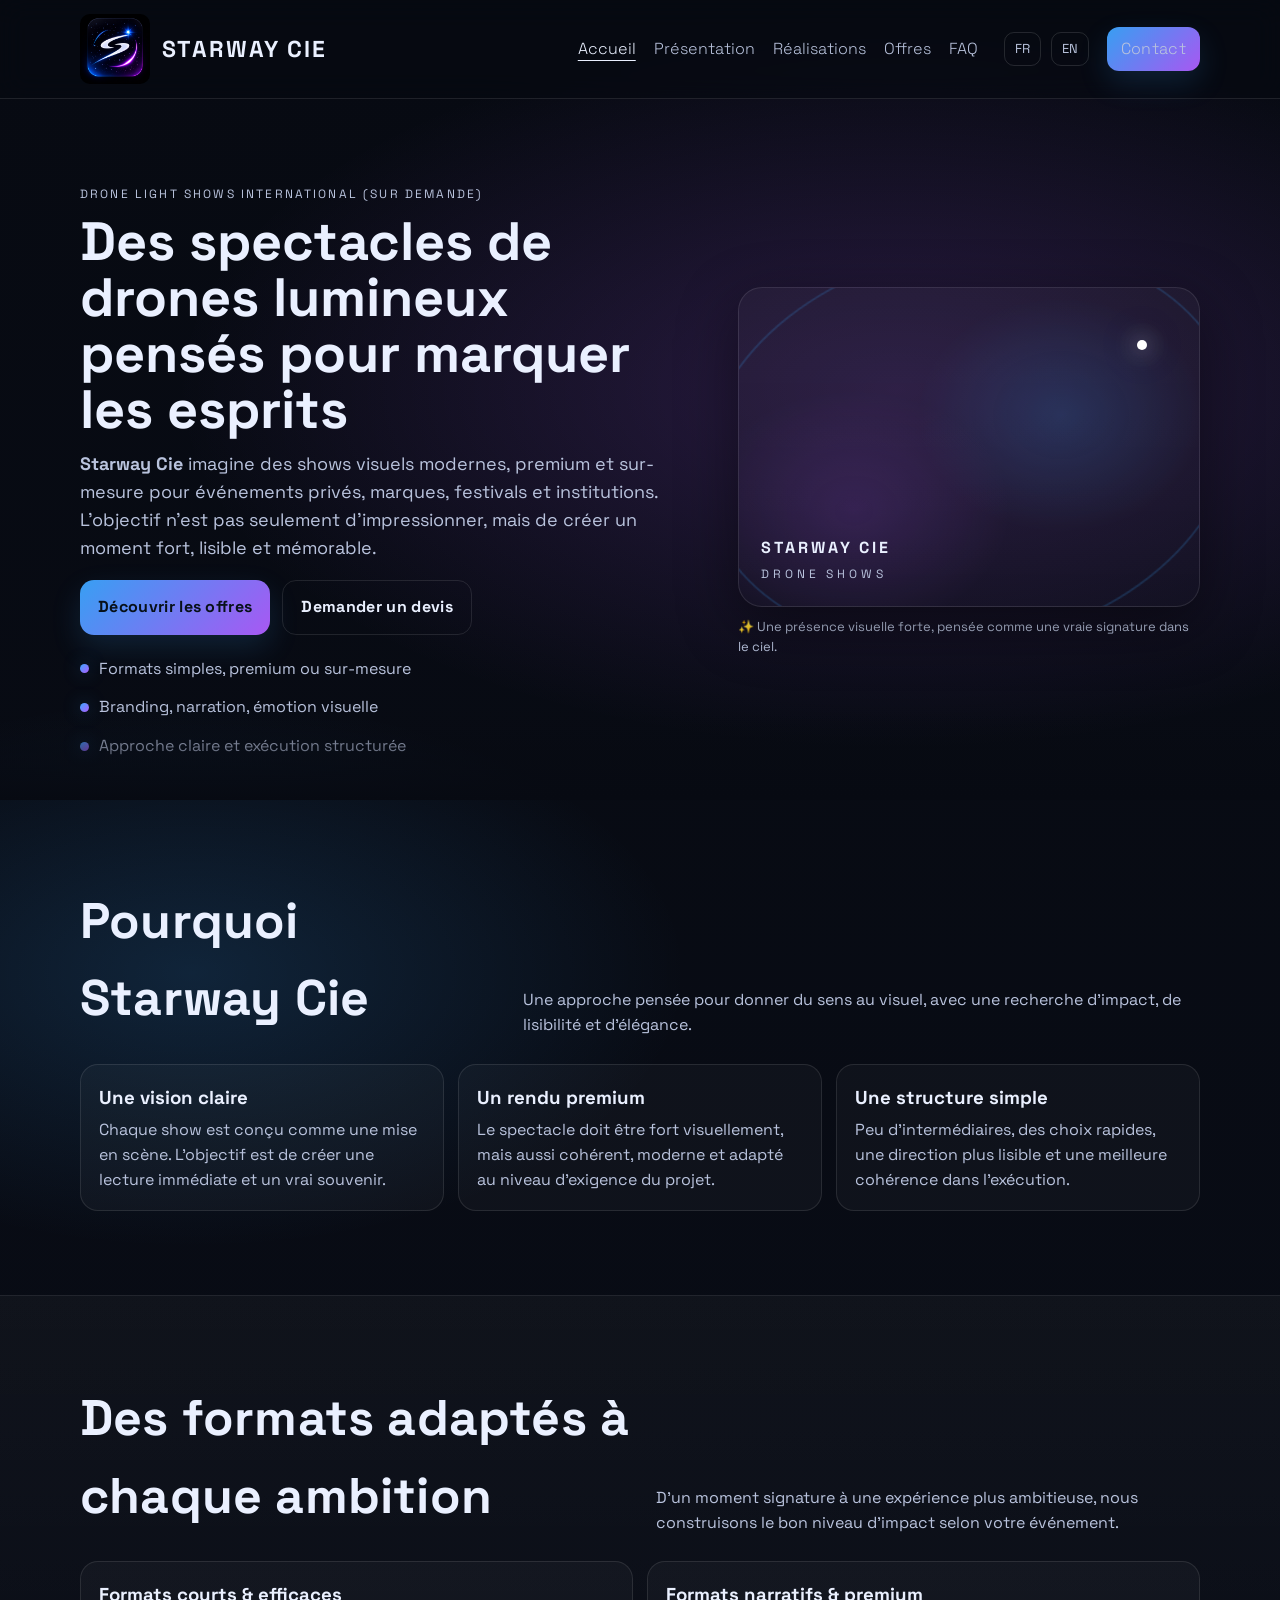
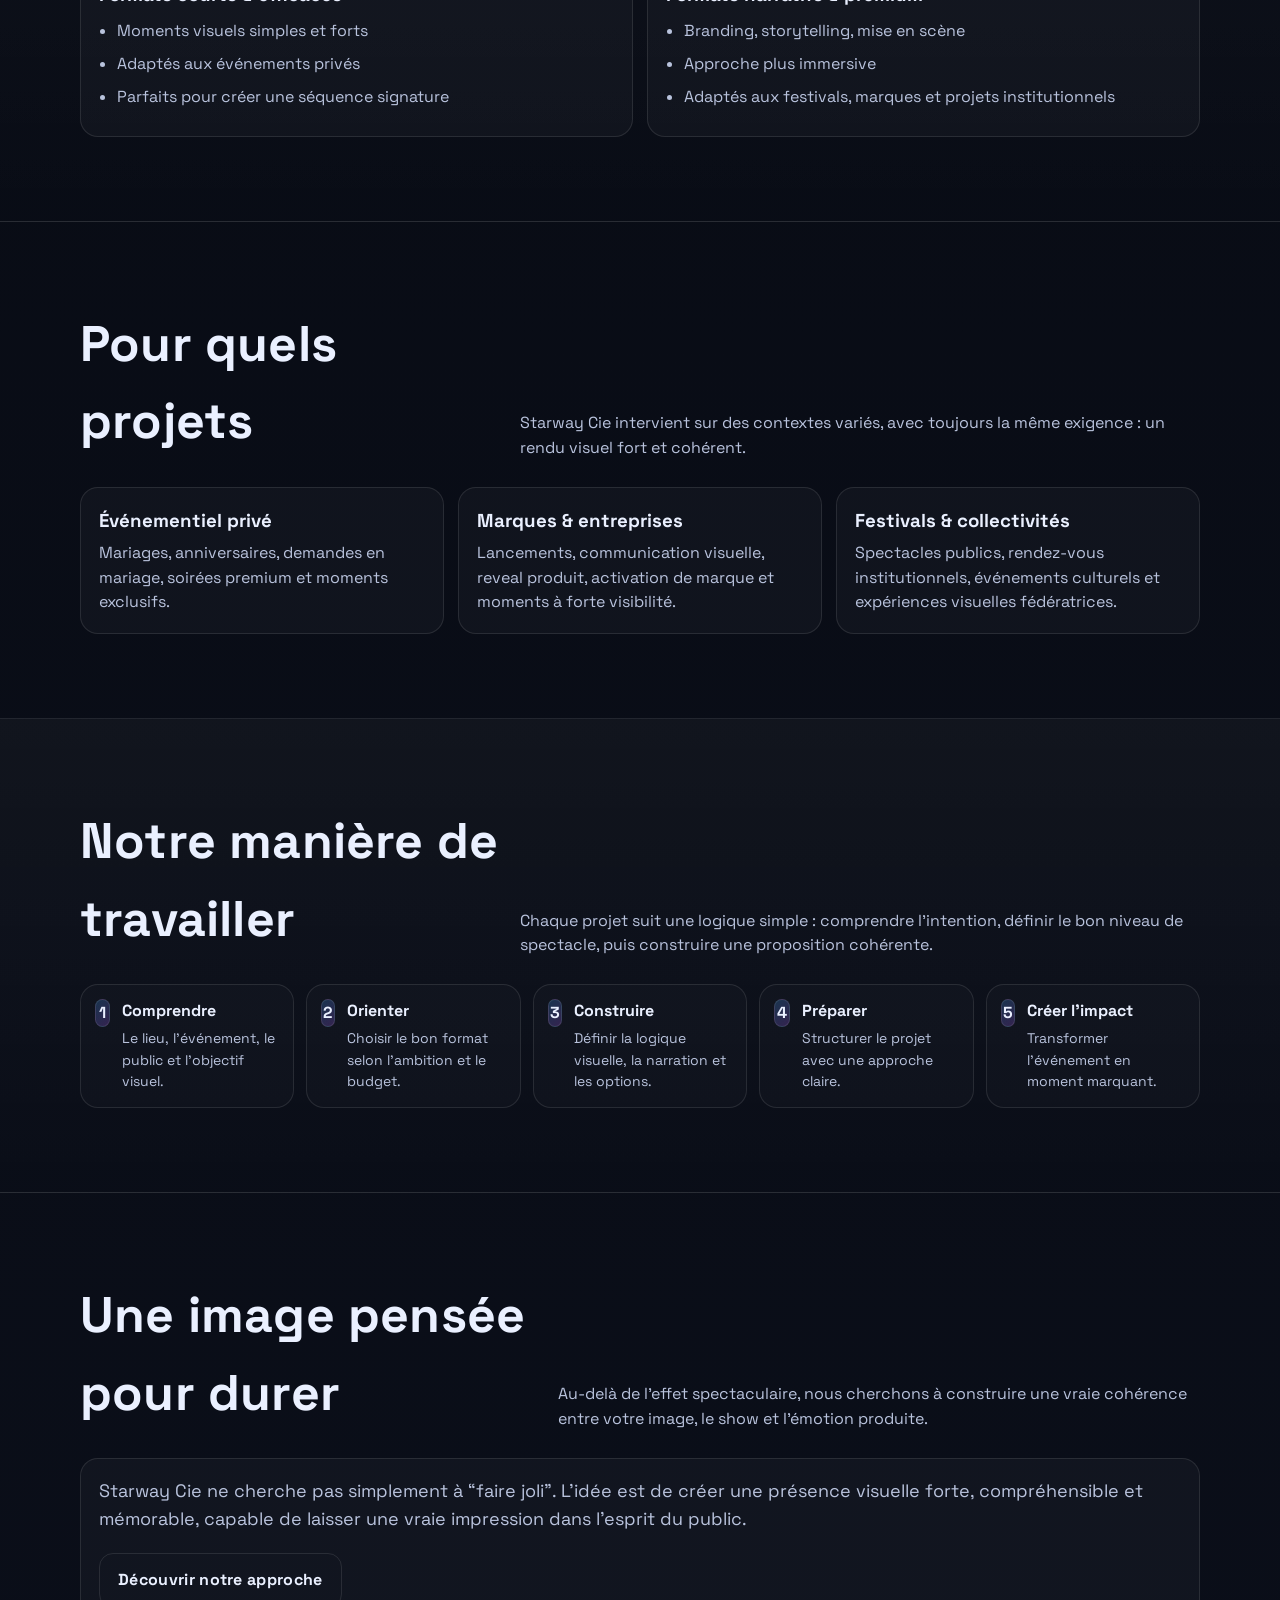
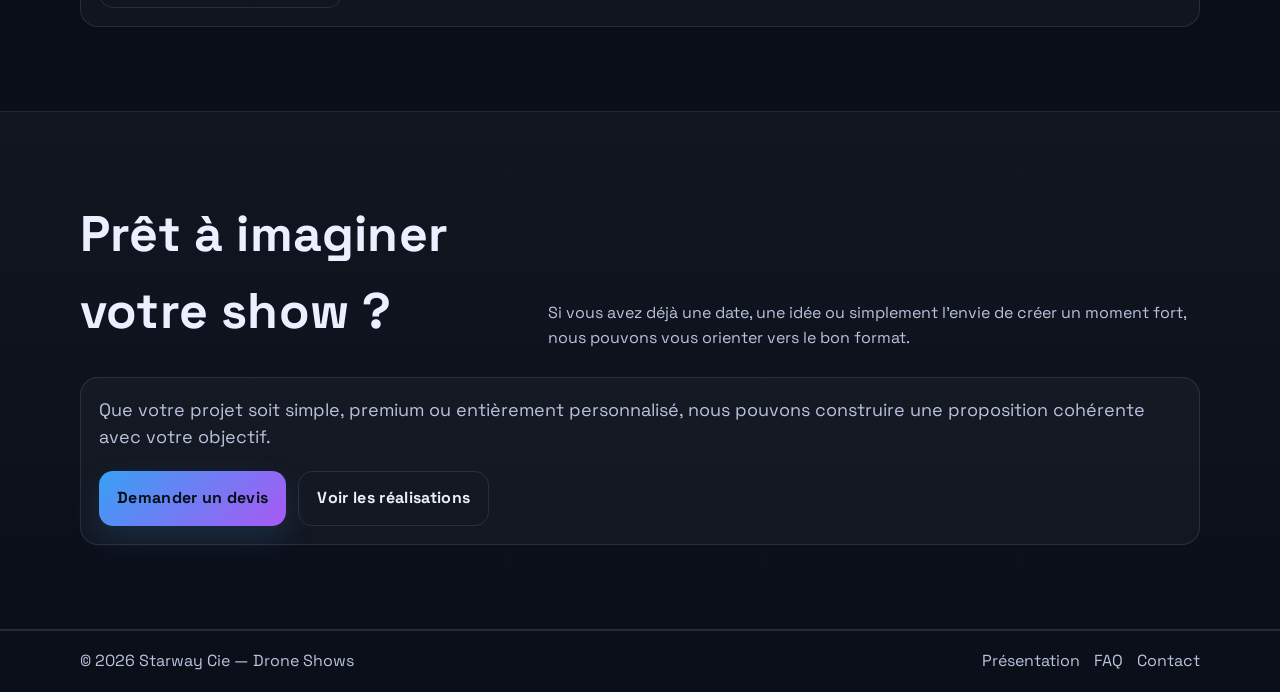
<file: index.html>
<!doctype html>
<html lang="fr">
<head>
  <meta charset="utf-8" />
  <meta name="viewport" content="width=device-width,initial-scale=1" />
  <title>Starway Cie — Drone Shows</title>
  <meta name="description" content="Starway Cie crée des spectacles de drones lumineux premium pour événements privés, marques, festivals et institutions." />
  <meta name="theme-color" content="#0b0f1a" />

  <link rel="preconnect" href="https://fonts.googleapis.com">
  <link rel="preconnect" href="https://fonts.gstatic.com" crossorigin>
  <link href="https://fonts.googleapis.com/css2?family=Space+Grotesk:wght@400;500;600;700&display=swap" rel="stylesheet">
  <link rel="stylesheet" href="styles.css" />
</head>
<body>

<header class="header">
  <div class="container nav">
    <a class="brand" href="index.html" aria-label="Starway Cie">
      <img src="assets/logo-starway.png" alt="Logo Starway Cie" class="siteLogo">
      <span class="brandName">STARWAY CIE</span>
    </a>

    <button class="burger" id="burger" aria-label="Ouvrir le menu" aria-expanded="false">
      <span></span><span></span><span></span>
    </button>

    <nav class="menu" id="menu">
      <a class="active" href="index.html">Accueil</a>
      <a href="presentation.html">Présentation</a>
      <a href="realisations.html">Réalisations</a>
      <a href="offres.html">Offres</a>
      <a href="faq.html">FAQ</a>

      <div class="langSwitch">
        <span>FR</span>
        <span>EN</span>
      </div>

      <a href="contact.html" class="btn btn-sm">Contact</a>
    </nav>
  </div>
</header>

<main>

<section class="hero">
  <div class="container heroGrid">
    <div class="heroLeft">
      <p class="kicker">Drone Light Shows international (sur demande)</p>

      <h1>
        Des spectacles de drones lumineux<br>
        pensés pour marquer les esprits
      </h1>

      <p class="lead">
        <strong>Starway Cie</strong> imagine des shows visuels modernes, premium et sur-mesure
        pour événements privés, marques, festivals et institutions.
        L’objectif n’est pas seulement d’impressionner, mais de créer
        un moment fort, lisible et mémorable.
      </p>

      <div class="ctaRow">
        <a class="btn" href="offres.html">Découvrir les offres</a>
        <a class="btn btn-ghost" href="contact.html">Demander un devis</a>
      </div>

      <div class="trust">
        <div class="trustItem"><span class="dot"></span> Formats simples, premium ou sur-mesure</div>
        <div class="trustItem"><span class="dot"></span> Branding, narration, émotion visuelle</div>
        <div class="trustItem"><span class="dot"></span> Approche claire et exécution structurée</div>
      </div>
    </div>

    <div class="heroRight" aria-hidden="true">
      <div class="glowCard">
        <div class="orbit"></div>
        <div class="star"></div>
        <div class="copy">
          <div class="miniTitle">STARWAY CIE</div>
          <div class="miniSub">DRONE SHOWS</div>
        </div>
      </div>
      <p class="hint">✨ Une présence visuelle forte, pensée comme une vraie signature dans le ciel.</p>
    </div>
  </div>

  <div class="heroFade"></div>
</section>

<section class="section">
  <div class="container">
    <div class="sectionHead">
      <h2>Pourquoi Starway Cie</h2>
      <p>
        Une approche pensée pour donner du sens au visuel,
        avec une recherche d’impact, de lisibilité et d’élégance.
      </p>
    </div>

    <div class="cards">
      <article class="card">
        <h3>Une vision claire</h3>
        <p>
          Chaque show est conçu comme une mise en scène.
          L’objectif est de créer une lecture immédiate et un vrai souvenir.
        </p>
      </article>

      <article class="card">
        <h3>Un rendu premium</h3>
        <p>
          Le spectacle doit être fort visuellement, mais aussi cohérent,
          moderne et adapté au niveau d’exigence du projet.
        </p>
      </article>

      <article class="card">
        <h3>Une structure simple</h3>
        <p>
          Peu d’intermédiaires, des choix rapides, une direction plus lisible
          et une meilleure cohérence dans l’exécution.
        </p>
      </article>
    </div>
  </div>
</section>

<section class="section sectionAlt">
  <div class="container">
    <div class="sectionHead">
      <h2>Des formats adaptés à chaque ambition</h2>
      <p>
        D’un moment signature à une expérience plus ambitieuse,
        nous construisons le bon niveau d’impact selon votre événement.
      </p>
    </div>

    <div class="grid2">
      <div class="panel">
        <h3>Formats courts & efficaces</h3>
        <ul class="bullets">
          <li>Moments visuels simples et forts</li>
          <li>Adaptés aux événements privés</li>
          <li>Parfaits pour créer une séquence signature</li>
        </ul>
      </div>

      <div class="panel">
        <h3>Formats narratifs & premium</h3>
        <ul class="bullets">
          <li>Branding, storytelling, mise en scène</li>
          <li>Approche plus immersive</li>
          <li>Adaptés aux festivals, marques et projets institutionnels</li>
        </ul>
      </div>
    </div>
  </div>
</section>

<section class="section">
  <div class="container">
    <div class="sectionHead">
      <h2>Pour quels projets</h2>
      <p>
        Starway Cie intervient sur des contextes variés,
        avec toujours la même exigence : un rendu visuel fort et cohérent.
      </p>
    </div>

    <div class="cards">
      <article class="card">
        <h3>Événementiel privé</h3>
        <p>
          Mariages, anniversaires, demandes en mariage, soirées premium
          et moments exclusifs.
        </p>
      </article>

      <article class="card">
        <h3>Marques & entreprises</h3>
        <p>
          Lancements, communication visuelle, reveal produit,
          activation de marque et moments à forte visibilité.
        </p>
      </article>

      <article class="card">
        <h3>Festivals & collectivités</h3>
        <p>
          Spectacles publics, rendez-vous institutionnels,
          événements culturels et expériences visuelles fédératrices.
        </p>
      </article>
    </div>
  </div>
</section>

<section class="section sectionAlt">
  <div class="container">
    <div class="sectionHead">
      <h2>Notre manière de travailler</h2>
      <p>
        Chaque projet suit une logique simple :
        comprendre l’intention, définir le bon niveau de spectacle,
        puis construire une proposition cohérente.
      </p>
    </div>

    <div class="steps">
      <div class="step">
        <span>1</span>
        <div>
          <h3>Comprendre</h3>
          <p>Le lieu, l’événement, le public et l’objectif visuel.</p>
        </div>
      </div>

      <div class="step">
        <span>2</span>
        <div>
          <h3>Orienter</h3>
          <p>Choisir le bon format selon l’ambition et le budget.</p>
        </div>
      </div>

      <div class="step">
        <span>3</span>
        <div>
          <h3>Construire</h3>
          <p>Définir la logique visuelle, la narration et les options.</p>
        </div>
      </div>

      <div class="step">
        <span>4</span>
        <div>
          <h3>Préparer</h3>
          <p>Structurer le projet avec une approche claire.</p>
        </div>
      </div>

      <div class="step">
        <span>5</span>
        <div>
          <h3>Créer l’impact</h3>
          <p>Transformer l’événement en moment marquant.</p>
        </div>
      </div>
    </div>
  </div>
</section>

<section class="section">
  <div class="container">
    <div class="sectionHead">
      <h2>Une image pensée pour durer</h2>
      <p>
        Au-delà de l’effet spectaculaire, nous cherchons à construire
        une vraie cohérence entre votre image, le show et l’émotion produite.
      </p>
    </div>

    <div class="panel">
      <p style="font-size:18px; color:var(--muted); margin:0 0 20px;">
        Starway Cie ne cherche pas simplement à “faire joli”.
        L’idée est de créer une présence visuelle forte, compréhensible et mémorable,
        capable de laisser une vraie impression dans l’esprit du public.
      </p>

      <a href="presentation.html" class="btn btn-ghost">Découvrir notre approche</a>
    </div>
  </div>
</section>

<section class="section sectionAlt">
  <div class="container">
    <div class="sectionHead">
      <h2>Prêt à imaginer votre show ?</h2>
      <p>
        Si vous avez déjà une date, une idée ou simplement l’envie
        de créer un moment fort, nous pouvons vous orienter vers le bon format.
      </p>
    </div>

    <div class="panel">
      <p style="font-size:18px; color:var(--muted); margin:0 0 20px;">
        Que votre projet soit simple, premium ou entièrement personnalisé,
        nous pouvons construire une proposition cohérente avec votre objectif.
      </p>

      <div class="ctaRow">
        <a href="contact.html" class="btn">Demander un devis</a>
        <a href="realisations.html" class="btn btn-ghost">Voir les réalisations</a>
      </div>
    </div>
  </div>
</section>

</main>

<footer class="footer">
  <div class="container footerRow">
    <div>© <span id="year"></span> Starway Cie — Drone Shows</div>
    <div class="footerLinks">
      <a href="presentation.html">Présentation</a>
      <a href="faq.html">FAQ</a>
      <a href="contact.html">Contact</a>
    </div>
  </div>
</footer>

<script src="script.js"></script>
</body>
</html>
</file>
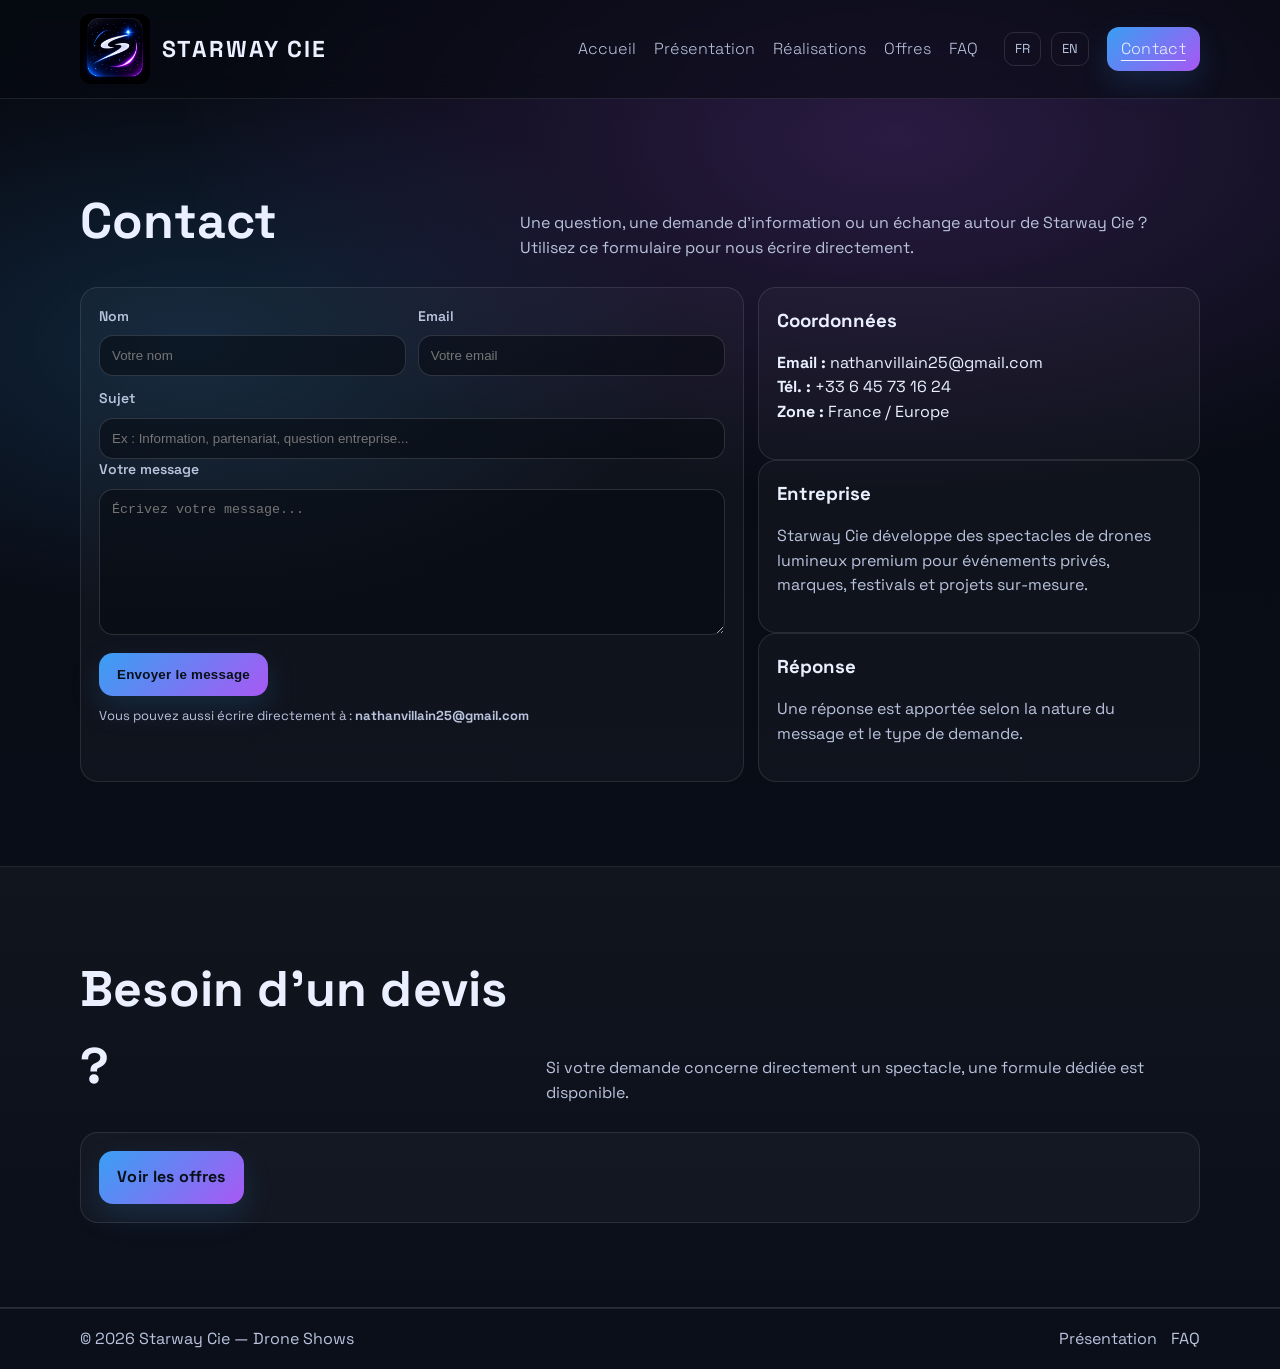
<file: contact.html>
<!doctype html>
<html lang="fr">
<head>
  <meta charset="utf-8" />
  <meta name="viewport" content="width=device-width,initial-scale=1" />
  <title>Contact — Starway Cie</title>
  <meta name="description" content="Contacter Starway Cie pour toute question générale, information entreprise ou échange autour de votre projet." />
  <meta name="theme-color" content="#0b0f1a" />

  <link rel="preconnect" href="https://fonts.googleapis.com">
  <link rel="preconnect" href="https://fonts.gstatic.com" crossorigin>
  <link href="https://fonts.googleapis.com/css2?family=Space+Grotesk:wght@400;500;600;700&display=swap" rel="stylesheet">

  <link rel="stylesheet" href="styles.css" />
</head>
<body>

<header class="header">
  <div class="container nav">
    <a class="brand" href="index.html">
      <img src="assets/logo-starway.png" class="siteLogo">
      <span class="brandName">STARWAY CIE</span>
    </a>

    <button class="burger" id="burger">
      <span></span><span></span><span></span>
    </button>

    <nav class="menu" id="menu">
      <a href="index.html">Accueil</a>
      <a href="presentation.html">Présentation</a>
      <a href="realisations.html">Réalisations</a>
      <a href="offres.html">Offres</a>
      <a href="faq.html">FAQ</a>

      <div class="langSwitch">
        <span>FR</span>
        <span>EN</span>
      </div>

      <a class="active btn btn-sm" href="contact.html">Contact</a>
    </nav>
  </div>
</header>

<main>

<section class="section">
  <div class="container">
    <div class="sectionHead">
      <h2>Contact</h2>
      <p>
        Une question, une demande d’information ou un échange autour de Starway Cie ?
        Utilisez ce formulaire pour nous écrire directement.
      </p>
    </div>

    <div class="contactGrid">

      <form class="form" id="quoteForm">

        <div class="row">
          <label>Nom
            <input name="name" required placeholder="Votre nom" />
          </label>

          <label>Email
            <input type="email" name="email" required placeholder="Votre email" />
          </label>
        </div>

        <label>Sujet
          <input name="location" placeholder="Ex : Information, partenariat, question entreprise..." />
        </label>

        <label>Votre message
          <textarea name="message" rows="8" required placeholder="Écrivez votre message..."></textarea>
        </label>

        <button class="btn" type="submit">Envoyer le message</button>

        <p class="micro">
          Vous pouvez aussi écrire directement à :
          <strong>nathanvillain25@gmail.com</strong>
        </p>

      </form>

      <aside class="contactAside">

        <div class="panel">
          <h3>Coordonnées</h3>
          <p>
            <strong>Email :</strong> nathanvillain25@gmail.com<br>
            <strong>Tél. :</strong> +33 6 45 73 16 24<br>
            <strong>Zone :</strong> France / Europe
          </p>
        </div>

        <div class="panel">
          <h3>Entreprise</h3>
          <p style="color:var(--muted);">
            Starway Cie développe des spectacles de drones lumineux
            premium pour événements privés, marques, festivals
            et projets sur-mesure.
          </p>
        </div>

        <div class="panel">
          <h3>Réponse</h3>
          <p style="color:var(--muted);">
            Une réponse est apportée selon la nature du message
            et le type de demande.
          </p>
        </div>

      </aside>

    </div>
  </div>
</section>

<section class="section sectionAlt">
  <div class="container">
    <div class="sectionHead">
      <h2>Besoin d’un devis ?</h2>
      <p>
        Si votre demande concerne directement un spectacle,
        une formule dédiée est disponible.
      </p>
    </div>

    <div class="panel">
      <a href="offres.html" class="btn">Voir les offres</a>
    </div>
  </div>
</section>

</main>

<footer class="footer">
  <div class="container footerRow">
    <div>© <span id="year"></span> Starway Cie — Drone Shows</div>
    <div class="footerLinks">
      <a href="presentation.html">Présentation</a>
      <a href="faq.html">FAQ</a>
    </div>
  </div>
</footer>

<script src="script.js"></script>
</body>
</html>
</file>
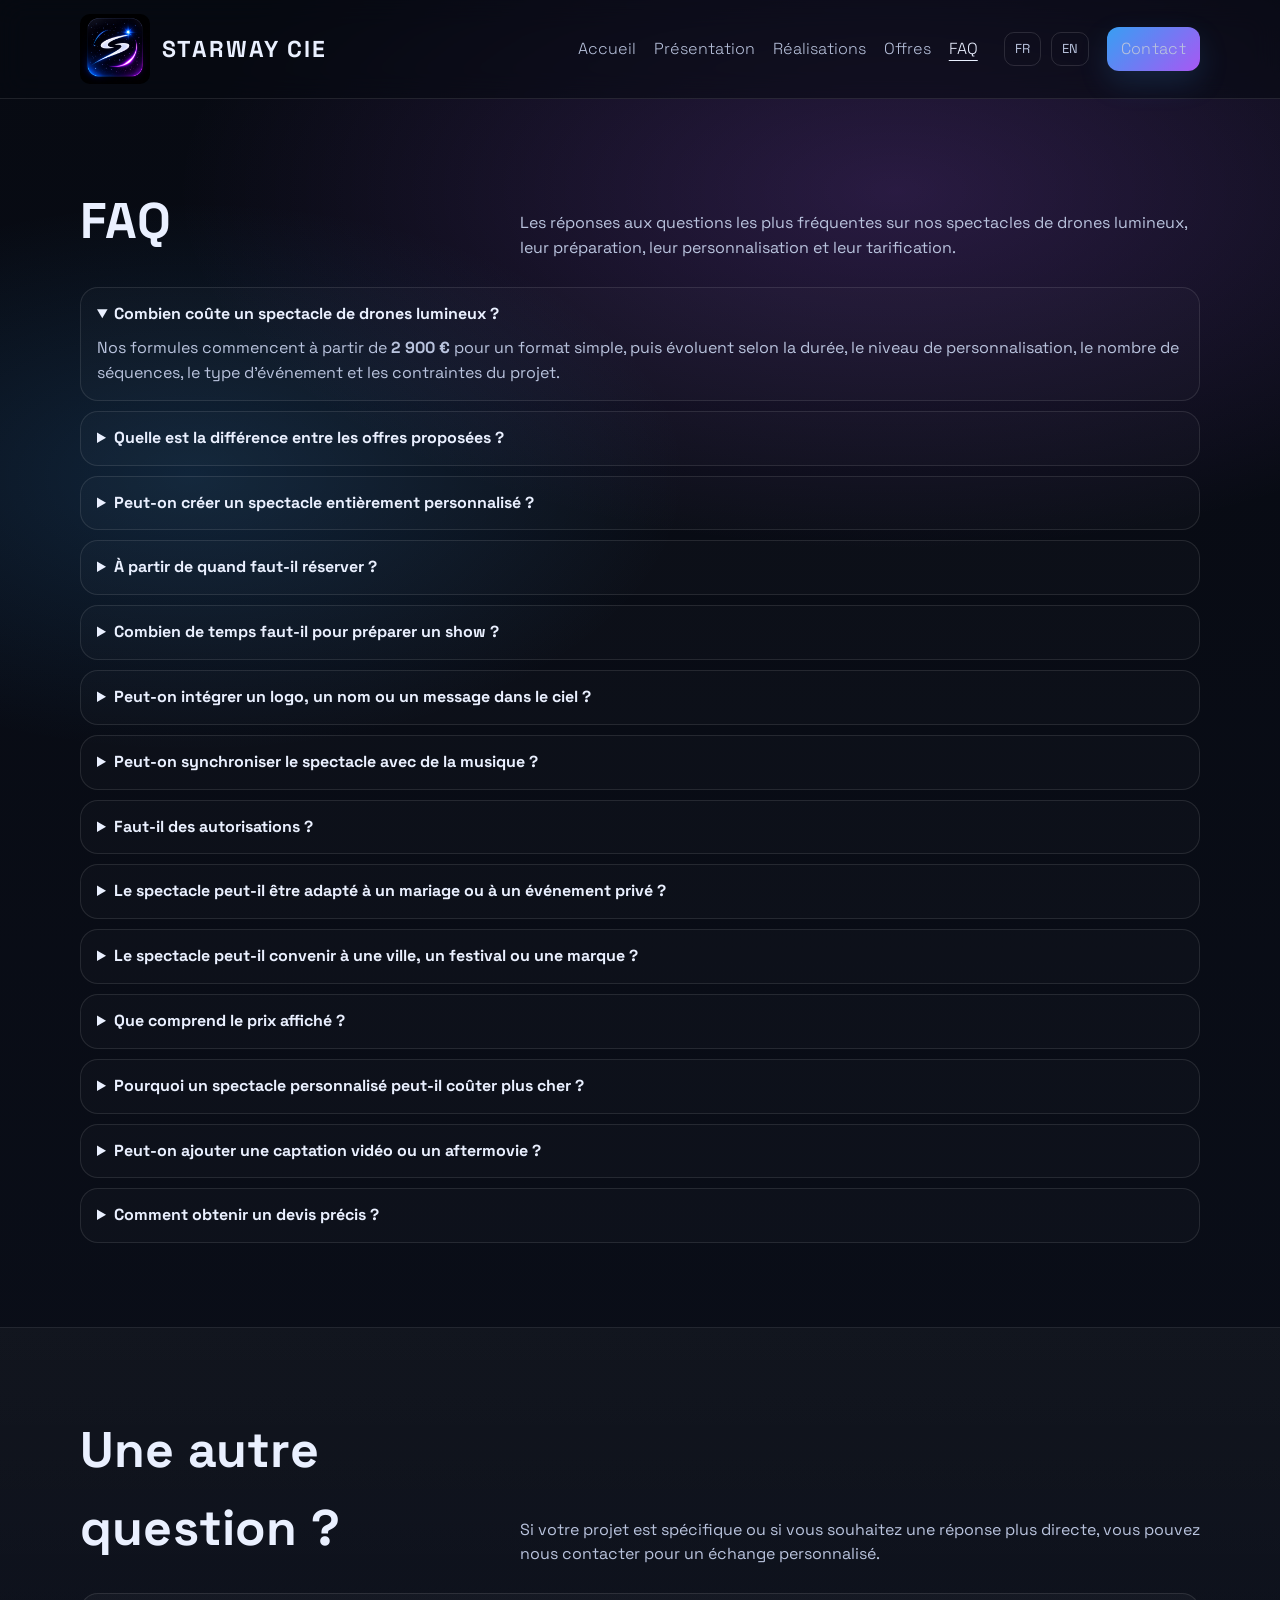
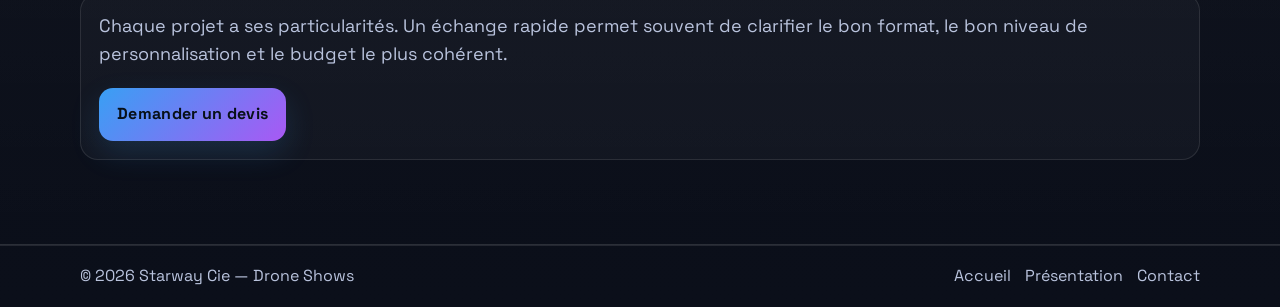
<file: FAQ.html>
<!doctype html>
<html lang="fr">
<head>
  <meta charset="utf-8">
  <meta name="viewport" content="width=device-width,initial-scale=1">
  <title>FAQ — Starway Cie</title>
  <meta name="description" content="Questions fréquentes sur les spectacles de drones lumineux Starway Cie : tarifs, délais, personnalisation, sécurité, organisation." />
  <meta name="theme-color" content="#0b0f1a" />
  <link rel="preconnect" href="https://fonts.googleapis.com">
  <link rel="preconnect" href="https://fonts.gstatic.com" crossorigin>
  <link href="https://fonts.googleapis.com/css2?family=Space+Grotesk:wght@400;500;600;700&display=swap" rel="stylesheet">
  <link rel="stylesheet" href="styles.css">
</head>
<body>

<header class="header">
  <div class="container nav">
    <a class="brand" href="index.html" aria-label="Starway Cie">
      <img src="assets/logo-starway.png" alt="Logo Starway Cie" class="siteLogo">
      <span class="brandName">STARWAY CIE</span>
    </a>

    <button class="burger" id="burger" aria-label="Ouvrir le menu" aria-expanded="false">
      <span></span><span></span><span></span>
    </button>

    <nav class="menu" id="menu">
      <a href="index.html">Accueil</a>
      <a href="presentation.html">Présentation</a>
      <a href="realisations.html">Réalisations</a>
      <a href="offres.html">Offres</a>
      <a class="active" href="faq.html">FAQ</a>

      <div class="langSwitch">
        <span>FR</span>
        <span>EN</span>
      </div>

      <a href="contact.html" class="btn btn-sm">Contact</a>
    </nav>
  </div>
</header>

<main>

<section class="section">
  <div class="container">
    <div class="sectionHead">
      <h2>FAQ</h2>
      <p>
        Les réponses aux questions les plus fréquentes sur nos spectacles de drones lumineux,
        leur préparation, leur personnalisation et leur tarification.
      </p>
    </div>

    <div class="faq">

      <details open>
        <summary>Combien coûte un spectacle de drones lumineux ?</summary>
        <p>
          Nos formules commencent à partir de <strong>2 900 €</strong> pour un format simple,
          puis évoluent selon la durée, le niveau de personnalisation, le nombre de séquences,
          le type d’événement et les contraintes du projet.
        </p>
      </details>

      <details>
        <summary>Quelle est la différence entre les offres proposées ?</summary>
        <p>
          <strong>Show Signature</strong> est le format le plus simple et le plus direct.
          <strong>Brand / Festival</strong> est l’offre la plus équilibrée entre impact visuel,
          narration et rentabilité. <strong>Grand Spectacle</strong> est la formule premium,
          pensée pour les projets plus ambitieux et plus immersifs.
        </p>
      </details>

      <details>
        <summary>Peut-on créer un spectacle entièrement personnalisé ?</summary>
        <p>
          Oui. Une offre personnalisée permet de composer un spectacle selon vos besoins :
          branding, durée, narration, musique, captation, effets visuels premium et niveau de complexité.
        </p>
      </details>

      <details>
        <summary>À partir de quand faut-il réserver ?</summary>
        <p>
          Plus le projet est ambitieux, plus il faut anticiper. Un format simple peut se préparer plus rapidement,
          alors qu’un spectacle sur-mesure ou premium demande davantage de temps de conception et d’organisation.
        </p>
      </details>

      <details>
        <summary>Combien de temps faut-il pour préparer un show ?</summary>
        <p>
          Cela dépend du format choisi. Une offre simple peut demander quelques jours de préparation,
          tandis qu’un spectacle plus élaboré peut nécessiter plusieurs semaines selon le niveau de détail attendu.
        </p>
      </details>

      <details>
        <summary>Peut-on intégrer un logo, un nom ou un message dans le ciel ?</summary>
        <p>
          Oui. Selon le format choisi, il est possible d’intégrer un logo, un mot, une signature visuelle
          ou une séquence dédiée à une marque, une ville, un événement ou une personne.
        </p>
      </details>

      <details>
        <summary>Peut-on synchroniser le spectacle avec de la musique ?</summary>
        <p>
          Oui. La synchronisation musicale peut être intégrée dans les formats intermédiaires,
          premium ou personnalisés, selon l’ambition du projet.
        </p>
      </details>

      <details>
        <summary>Faut-il des autorisations ?</summary>
        <p>
          Oui, selon le lieu, le contexte et la réglementation applicable. Les besoins varient selon le type d’espace,
          la nature de l’événement et les conditions locales.
        </p>
      </details>

      <details>
        <summary>Le spectacle peut-il être adapté à un mariage ou à un événement privé ?</summary>
        <p>
          Oui. Certains formats sont particulièrement adaptés aux mariages, anniversaires,
          demandes en mariage et événements privés premium.
        </p>
      </details>

      <details>
        <summary>Le spectacle peut-il convenir à une ville, un festival ou une marque ?</summary>
        <p>
          Oui. Les formats Brand / Festival, Grand Spectacle ou Personnalisé sont conçus précisément
          pour répondre à ce type de besoin, avec une forte dimension visuelle et événementielle.
        </p>
      </details>

      <details>
        <summary>Que comprend le prix affiché ?</summary>
        <p>
          Le prix indiqué correspond à une base estimative selon le format.
          Le tarif final dépend ensuite du niveau de personnalisation, du lieu,
          de la durée, du scénario souhaité et d’éventuelles contraintes spécifiques.
        </p>
      </details>

      <details>
        <summary>Pourquoi un spectacle personnalisé peut-il coûter plus cher ?</summary>
        <p>
          Parce qu’il implique un travail créatif, technique et organisationnel plus important :
          plus de conception, plus d’ajustements, plus de narration et parfois davantage d’options.
        </p>
      </details>

      <details>
        <summary>Peut-on ajouter une captation vidéo ou un aftermovie ?</summary>
        <p>
          Oui. Une captation ou un contenu vidéo complémentaire peut être prévu,
          notamment pour les offres premium ou personnalisées.
        </p>
      </details>

      <details>
        <summary>Comment obtenir un devis précis ?</summary>
        <p>
          Le plus simple est de passer par la page <strong>Devis</strong> en indiquant :
          la date, le lieu, le type d’événement, le format souhaité et vos idées principales.
        </p>
      </details>

    </div>
  </div>
</section>

<section class="section sectionAlt">
  <div class="container">
    <div class="sectionHead">
      <h2>Une autre question ?</h2>
      <p>
        Si votre projet est spécifique ou si vous souhaitez une réponse plus directe,
        vous pouvez nous contacter pour un échange personnalisé.
      </p>
    </div>

    <div class="panel">
      <p style="color:var(--muted); font-size:18px; margin:0 0 20px;">
        Chaque projet a ses particularités. Un échange rapide permet souvent de clarifier
        le bon format, le bon niveau de personnalisation et le budget le plus cohérent.
      </p>

      <a href="contact.html" class="btn">Demander un devis</a>
    </div>
  </div>
</section>

</main>

<footer class="footer">
  <div class="container footerRow">
    <div>© <span id="year"></span> Starway Cie — Drone Shows</div>
    <div class="footerLinks">
      <a href="index.html">Accueil</a>
      <a href="presentation.html">Présentation</a>
      <a href="contact.html">Contact</a>
    </div>
  </div>
</footer>

<script src="script.js"></script>
</body>
</html>
</file>
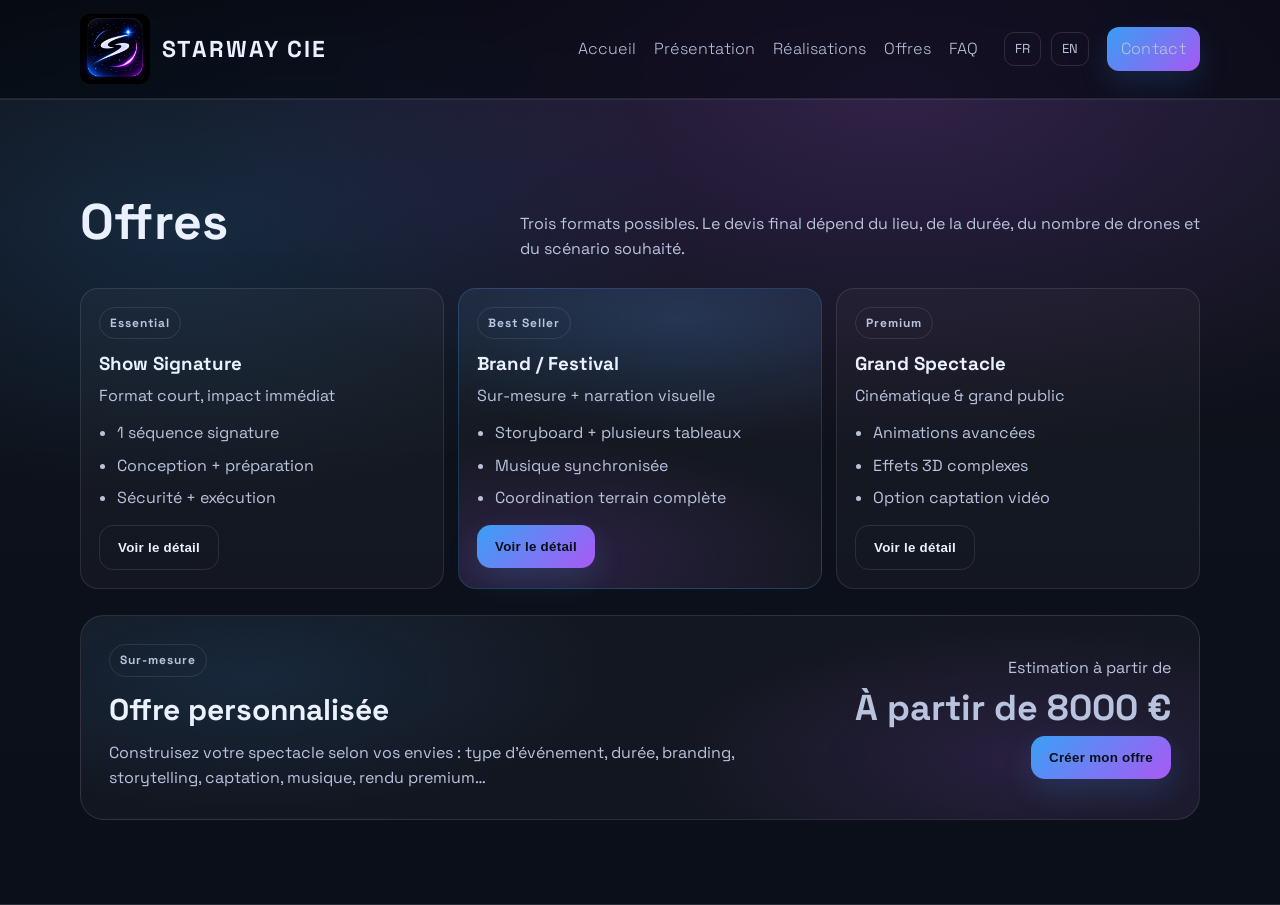
<file: offres.html>
<!doctype html>
<html lang="fr">
<head>
  <meta charset="utf-8" />
  <meta name="viewport" content="width=device-width,initial-scale=1" />
  <title>Offres — Starway Cie</title>
  <link rel="preconnect" href="https://fonts.googleapis.com">
  <link rel="preconnect" href="https://fonts.gstatic.com" crossorigin>
  <link href="https://fonts.googleapis.com/css2?family=Space+Grotesk:wght@400;500;600;700&display=swap" rel="stylesheet">
  <link rel="stylesheet" href="styles.css" />
</head>
<body>

<header class="header">
  <div class="container nav">
    <a class="brand" href="index.html" aria-label="Starway Cie">
      <img src="assets/logo-starway.png" alt="Logo Starway Cie" class="siteLogo">
      <span class="brandName">STARWAY CIE</span>
    </a>

    <button class="burger" id="burger" aria-label="Ouvrir le menu" aria-expanded="false">
      <span></span><span></span><span></span>
    </button>

  <nav class="menu" id="menu">
  <a href="index.html">Accueil</a>
  <a href="presentation.html">Présentation</a>
  <a href="realisations.html">Réalisations</a>
  <a href="offres.html">Offres</a>
  <a href="faq.html">FAQ</a>

  <div class="langSwitch">
    <span>FR</span>
    <span>EN</span>
  </div>

  <a href="contact.html" class="btn btn-sm">Contact</a>
</nav>
  </div>
</header>

<main>
  <section class="section sectionAlt">
    <div class="container">
      <div class="sectionHead">
        <h2>Offres</h2>
        <p>Trois formats possibles. Le devis final dépend du lieu, de la durée, du nombre de drones et du scénario souhaité.</p>
      </div>

      <div class="pricing">
        <article class="priceCard offerTrigger" onclick="openOffer('signature')">
          <div class="tag">Essential</div>
          <h3>Show Signature</h3>
          <p class="priceNote">Format court, impact immédiat</p>
          <ul>
            <li>1 séquence signature</li>
            <li>Conception + préparation</li>
            <li>Sécurité + exécution</li>
          </ul>
          <button class="btn btn-ghost" type="button">Voir le détail</button>
        </article>

        <article class="priceCard featured offerTrigger" onclick="openOffer('brand')">
          <div class="tag">Best Seller</div>
          <h3>Brand / Festival</h3>
          <p class="priceNote">Sur-mesure + narration visuelle</p>
          <ul>
            <li>Storyboard + plusieurs tableaux</li>
            <li>Musique synchronisée</li>
            <li>Coordination terrain complète</li>
          </ul>
          <button class="btn" type="button">Voir le détail</button>
        </article>

        <article class="priceCard offerTrigger" onclick="openOffer('premium')">
          <div class="tag">Premium</div>
          <h3>Grand Spectacle</h3>
          <p class="priceNote">Cinématique & grand public</p>
          <ul>
            <li>Animations avancées</li>
            <li>Effets 3D complexes</li>
            <li>Option captation vidéo</li>
          </ul>
          <button class="btn btn-ghost" type="button">Voir le détail</button>
        </article>
      </div>

      <div class="customOfferWrap">
        <article class="customOfferCard offerTrigger" onclick="openOffer('custom')">
          <div class="customOfferLeft">
            <div class="tag">Sur-mesure</div>
            <h3>Offre personnalisée</h3>
            <p>
              Construisez votre spectacle selon vos envies : type d’événement, durée,
              branding, storytelling, captation, musique, rendu premium…
            </p>
          </div>

          <div class="customOfferRight">
            <p class="priceNote">Estimation à partir de</p>
            <p class="customPrice">À partir de 8000 €</p>
            <button class="btn" type="button">Créer mon offre</button>
          </div>
        </article>
      </div>
    </div>
  </section>
</main>

<div class="modalOverlay" id="offerModal">
  <div class="modalBox">
    <button class="modalClose" type="button" onclick="closeOffer()">×</button>

<div id="offer-signature" class="offerContent">
  <div class="tag">Essential</div>
  <h2>Show Signature</h2>
  <p class="priceBig">À partir de 2 900 €</p>
  <p>
    Format court et efficace pour un moment visuel fort, sans complexité excessive.
    C’est l’offre d’entrée de gamme, pensée pour rester simple, rapide à déployer et rentable.
  </p>

  <h3>Ce qui est inclus</h3>
  <ul class="bullets">
    <li>1 scène principale</li>
    <li>Design visuel simple</li>
    <li>Durée courte</li>
    <li>Préparation standard</li>
    <li>Mise en place et exécution</li>
  </ul>

  <h3>Ce qui n’est pas inclus</h3>
  <ul class="bullets">
    <li>Pas de storytelling complexe</li>
    <li>Pas de branding avancé</li>
    <li>Pas de captation vidéo incluse</li>
    <li>Pas de scénario multi-tableaux</li>
  </ul>

  <h3>Idéal pour</h3>
  <ul class="bullets">
    <li>Mariages</li>
    <li>Anniversaires</li>
    <li>Moments signature courts</li>
  </ul>

  <a class="btn" href="contact.html">Demander ce format</a>
</div>

    <div id="offer-brand" class="offerContent">
  <div class="tag">Best Seller</div>
  <h2>Brand / Festival</h2>
  <p class="priceBig">À partir de 6 900 €</p>
  <p>
    C’est l’offre cœur de gamme : la plus équilibrée entre impact visuel, narration, branding
    et rentabilité. Elle doit devenir ton offre la plus vendue.
  </p>

  <h3>Ce qui est inclus</h3>
  <ul class="bullets">
    <li>Storyboard structuré</li>
    <li>2 à 3 tableaux ou transitions</li>
    <li>Musique synchronisée</li>
    <li>Intégration de logo ou message simple</li>
    <li>Coordination terrain complète</li>
    <li>Adaptation au site et au public</li>
  </ul>

  <h3>Valeur ajoutée</h3>
  <ul class="bullets">
    <li>Bien plus fort qu’un simple show court</li>
    <li>Convient aux marques, festivals, collectivités</li>
    <li>Très bon équilibre prix / effet / perception premium</li>
  </ul>

  <h3>Idéal pour</h3>
  <ul class="bullets">
    <li>Festivals</li>
    <li>Lancements de produit</li>
    <li>Communication de marque</li>
    <li>Événements publics</li>
  </ul>

  <a class="btn" href="contact.html">Demander ce format</a>
</div>

<div id="offer-premium" class="offerContent">
  <div class="tag">Premium</div>
  <h2>Grand Spectacle</h2>
  <p class="priceBig">À partir de 12 900 €</p>
  <p>
    Offre haut de gamme pour les projets ambitieux : narration poussée, rendu cinématique,
    séquences spectaculaires et forte signature émotionnelle.
  </p>

  <h3>Ce qui est inclus</h3>
  <ul class="bullets">
    <li>Création artistique avancée</li>
    <li>Scénario premium multi-séquences</li>
    <li>Effets visuels complexes</li>
    <li>Niveau de personnalisation élevé</li>
    <li>Coordination complète renforcée</li>
    <li>Possibilité de captation ou aftermovie</li>
  </ul>

  <h3>Ce qui justifie le prix</h3>
  <ul class="bullets">
    <li>Temps créatif plus élevé</li>
    <li>Direction artistique plus poussée</li>
    <li>Expérience plus immersive et mémorable</li>
    <li>Convient aux projets à forte visibilité</li>
  </ul>

  <h3>Idéal pour</h3>
  <ul class="bullets">
    <li>Grand public</li>
    <li>Institutionnel</li>
    <li>Marques premium</li>
    <li>Expériences signature</li>
  </ul>

  <a class="btn" href="contact.html">Demander ce format</a>
</div>

    <div id="offer-custom" class="offerContent">
      <div class="tag">Sur-mesure</div>
      <h2>Créer votre spectacle personnalisé</h2>
      <p class="priceBig">Estimation dynamique</p>
      <p>Choisissez les éléments que vous souhaitez intégrer. Le prix ci-dessous s’ajuste automatiquement.</p>

      <div class="customBuilder">
        <div class="builderGrid">
          <label>
            Type d’événement
            <select id="customEventType" onchange="calculateCustomOffer()">
              <option value="0">Privé / Mariage</option>
              <option value="2000">Marque / Entreprise</option>
              <option value="3000">Festival / Ville</option>
              <option value="4000">Institutionnel / Grand public</option>
            </select>
          </label>

          <label>
            Durée du show
            <select id="customDuration" onchange="calculateCustomOffer()">
              <option value="0">5 minutes</option>
              <option value="2500">10 minutes</option>
              <option value="5000">15 minutes</option>
            </select>
          </label>

          <label>
            Nombre de tableaux
            <select id="customScenes" onchange="calculateCustomOffer()">
              <option value="0">1 tableau</option>
              <option value="1500">2 tableaux</option>
              <option value="3000">3 tableaux</option>
              <option value="4500">4 tableaux ou plus</option>
            </select>
          </label>

          <label>
            Branding / Logo
            <select id="customBranding" onchange="calculateCustomOffer()">
              <option value="0">Non</option>
              <option value="1000">Oui</option>
            </select>
          </label>

          <label>
            Musique synchronisée
            <select id="customMusic" onchange="calculateCustomOffer()">
              <option value="0">Non</option>
              <option value="1500">Oui</option>
            </select>
          </label>

          <label>
            Captation vidéo / aftermovie
            <select id="customVideo" onchange="calculateCustomOffer()">
              <option value="0">Non</option>
              <option value="500">Oui</option>
            </select>
          </label>

        <div class="customResultBox">
          <p class="customEstimateLabel">Estimation de votre offre</p>
          <p class="customEstimateValue" id="customOfferPrice">À partir de 8000 €</p>

          <p class="customEstimateNote">
            Prix indicatif hors contraintes spécifiques du site, logistique et autorisations éventuelles.
          </p>
         <button class="btn" type="button" onclick="sendCustomOffer()">Envoyer mon devis personnalisé</button>
<p id="customOfferSuccess" class="micro" style="display:none;"></p>
<p id="customOfferSuccess" class="micro" style="display:none; margin-top:14px;">
successEl.textContent = "Votre devis personnalisé a bien été préparé. Vérifiez votre client mail pour l’envoyer.";
</p>
        </div>
      </div>
    </div>

  </div>
</div>

<footer class="footer">
  <div class="container footerRow">
    <div>© <span id="year"></span> Starway Cie — Drone Shows</div>
    <div class="footerLinks">
      <a href="contact.html">Contact</a>
    </div>
  </div>
</footer>

<script src="script.js"></script>
</body>
</html>
</file>
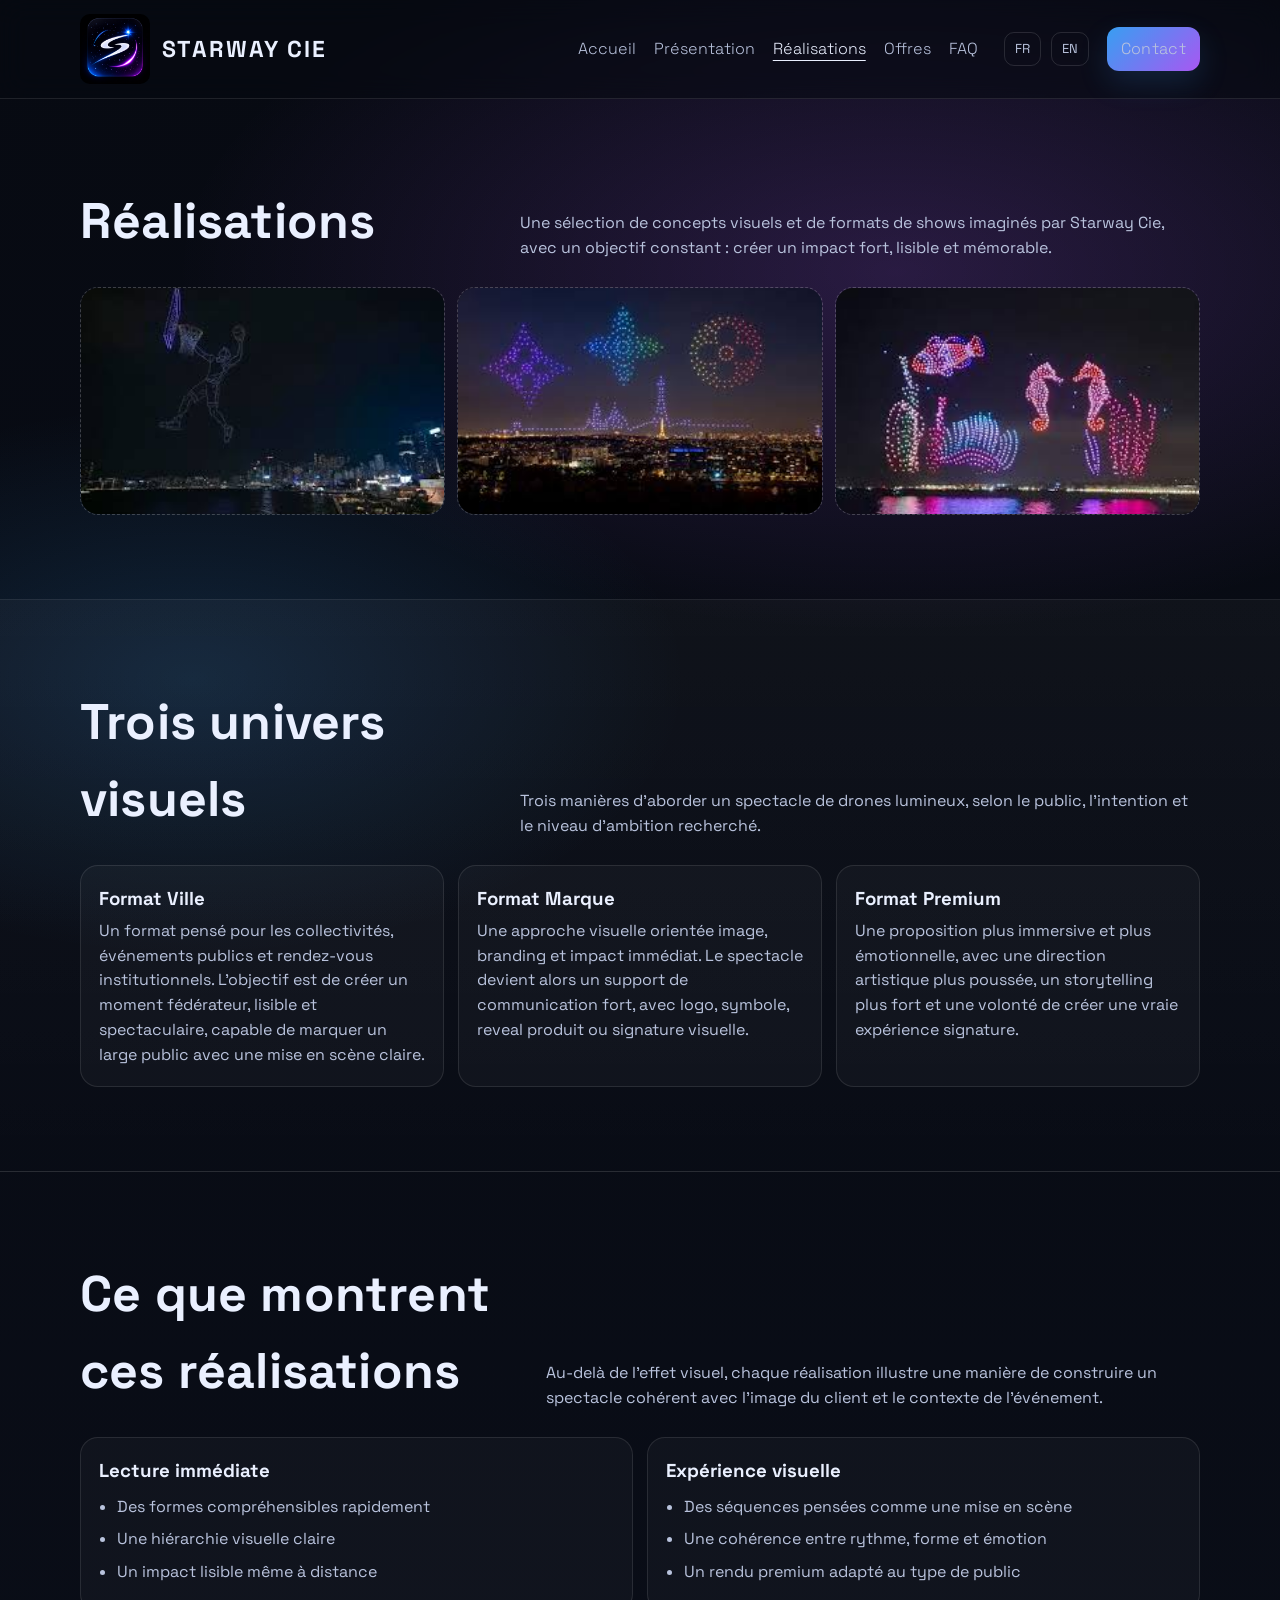
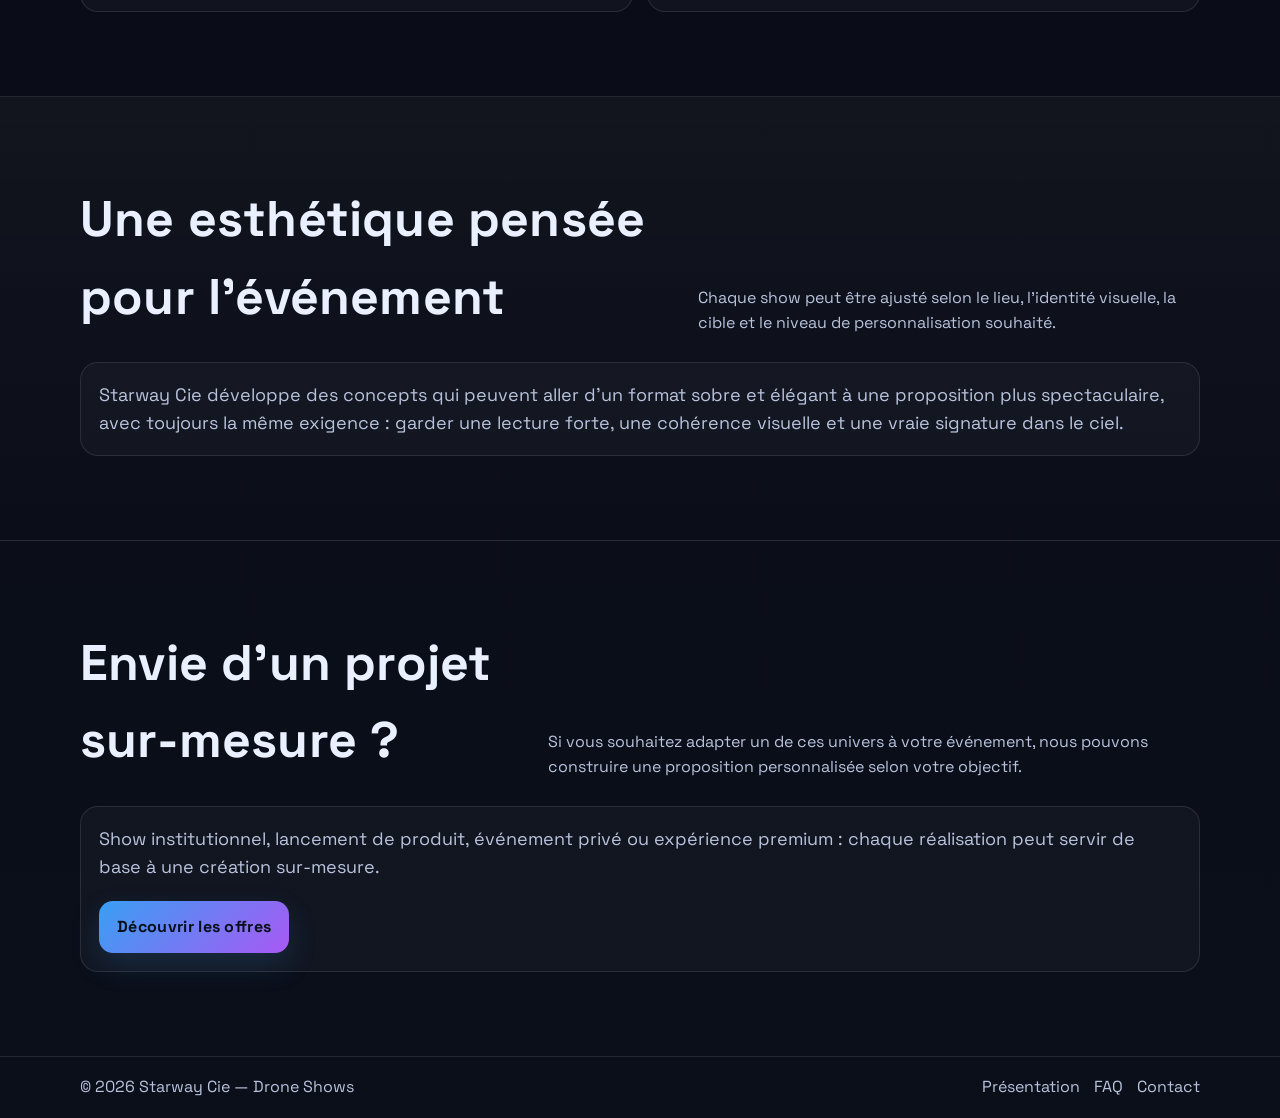
<file: realisations.html>
<!doctype html>
<html lang="fr">
<head>
  <meta charset="utf-8" />
  <meta name="viewport" content="width=device-width,initial-scale=1" />
  <title>Réalisations — Starway Cie</title>
  <meta name="description" content="Découvrez les réalisations et concepts visuels de Starway Cie : spectacles de drones lumineux pour événements, marques, festivals et projets premium." />
  <meta name="theme-color" content="#0b0f1a" />

  <link rel="preconnect" href="https://fonts.googleapis.com">
  <link rel="preconnect" href="https://fonts.gstatic.com" crossorigin>
  <link href="https://fonts.googleapis.com/css2?family=Space+Grotesk:wght@400;500;600;700&display=swap" rel="stylesheet">

  <link rel="stylesheet" href="styles.css" />
</head>
<body>

<header class="header">
  <div class="container nav">
    <a class="brand" href="index.html" aria-label="Starway Cie">
      <img src="assets/logo-starway.png" alt="Logo Starway Cie" class="siteLogo">
      <span class="brandName">STARWAY CIE</span>
    </a>

    <button class="burger" id="burger" aria-label="Ouvrir le menu" aria-expanded="false">
      <span></span><span></span><span></span>
    </button>

    <nav class="menu" id="menu">
      <a href="index.html">Accueil</a>
      <a href="presentation.html">Présentation</a>
      <a class="active" href="realisations.html">Réalisations</a>
      <a href="offres.html">Offres</a>
      <a href="faq.html">FAQ</a>

      <div class="langSwitch">
        <span>FR</span>
        <span>EN</span>
      </div>

      <a href="contact.html" class="btn btn-sm">Contact</a>
    </nav>
  </div>
</header>

<main>

<section class="section">
  <div class="container">
    <div class="sectionHead">
      <h2>Réalisations</h2>
      <p>
        Une sélection de concepts visuels et de formats de shows imaginés par Starway Cie,
        avec un objectif constant : créer un impact fort, lisible et mémorable.
      </p>
    </div>

    <div class="gallery">
      <figure class="ph">
        <img src="./assets/show1.png" alt="Drone show Starway Cie - concept 1">
      </figure>
      <figure class="ph">
        <img src="./assets/show2.png" alt="Drone show Starway Cie - concept 2">
      </figure>
      <figure class="ph">
        <img src="./assets/show3.png" alt="Drone show Starway Cie - concept 3">
      </figure>
    </div>
  </div>
</section>

<section class="section sectionAlt">
  <div class="container">
    <div class="sectionHead">
      <h2>Trois univers visuels</h2>
      <p>
        Trois manières d’aborder un spectacle de drones lumineux,
        selon le public, l’intention et le niveau d’ambition recherché.
      </p>
    </div>

    <div class="cards">
      <article class="card">
        <h3>Format Ville</h3>
        <p>
          Un format pensé pour les collectivités, événements publics et rendez-vous institutionnels.
          L’objectif est de créer un moment fédérateur, lisible et spectaculaire, capable de marquer
          un large public avec une mise en scène claire.
        </p>
      </article>

      <article class="card">
        <h3>Format Marque</h3>
        <p>
          Une approche visuelle orientée image, branding et impact immédiat.
          Le spectacle devient alors un support de communication fort,
          avec logo, symbole, reveal produit ou signature visuelle.
        </p>
      </article>

      <article class="card">
        <h3>Format Premium</h3>
        <p>
          Une proposition plus immersive et plus émotionnelle,
          avec une direction artistique plus poussée, un storytelling plus fort
          et une volonté de créer une vraie expérience signature.
        </p>
      </article>
    </div>
  </div>
</section>

<section class="section">
  <div class="container">
    <div class="sectionHead">
      <h2>Ce que montrent ces réalisations</h2>
      <p>
        Au-delà de l’effet visuel, chaque réalisation illustre une manière de construire
        un spectacle cohérent avec l’image du client et le contexte de l’événement.
      </p>
    </div>

    <div class="grid2">
      <div class="panel">
        <h3>Lecture immédiate</h3>
        <ul class="bullets">
          <li>Des formes compréhensibles rapidement</li>
          <li>Une hiérarchie visuelle claire</li>
          <li>Un impact lisible même à distance</li>
        </ul>
      </div>

      <div class="panel">
        <h3>Expérience visuelle</h3>
        <ul class="bullets">
          <li>Des séquences pensées comme une mise en scène</li>
          <li>Une cohérence entre rythme, forme et émotion</li>
          <li>Un rendu premium adapté au type de public</li>
        </ul>
      </div>
    </div>
  </div>
</section>

<section class="section sectionAlt">
  <div class="container">
    <div class="sectionHead">
      <h2>Une esthétique pensée pour l’événement</h2>
      <p>
        Chaque show peut être ajusté selon le lieu, l’identité visuelle,
        la cible et le niveau de personnalisation souhaité.
      </p>
    </div>

    <div class="panel">
      <p style="font-size:18px; color:var(--muted); margin:0;">
        Starway Cie développe des concepts qui peuvent aller d’un format sobre et élégant
        à une proposition plus spectaculaire, avec toujours la même exigence :
        garder une lecture forte, une cohérence visuelle et une vraie signature dans le ciel.
      </p>
    </div>
  </div>
</section>

<section class="section">
  <div class="container">
    <div class="sectionHead">
      <h2>Envie d’un projet sur-mesure ?</h2>
      <p>
        Si vous souhaitez adapter un de ces univers à votre événement,
        nous pouvons construire une proposition personnalisée selon votre objectif.
      </p>
    </div>

    <div class="panel">
      <p style="color:var(--muted); font-size:18px; margin:0 0 20px;">
        Show institutionnel, lancement de produit, événement privé ou expérience premium :
        chaque réalisation peut servir de base à une création sur-mesure.
      </p>

      <a href="offres.html" class="btn">Découvrir les offres</a>
    </div>
  </div>
</section>

</main>

<footer class="footer">
  <div class="container footerRow">
    <div>© <span id="year"></span> Starway Cie — Drone Shows</div>
    <div class="footerLinks">
      <a href="presentation.html">Présentation</a>
      <a href="faq.html">FAQ</a>
      <a href="contact.html">Contact</a>
    </div>
  </div>
</footer>

<script src="script.js"></script>
</body>
</html>
</file>
<file: styles.css>
:root{
  --bg:#070a12;
  --bg2:#0b0f1a;
  --card:#0f1526;
  --text:#eaf0ff;
  --muted:#b9c3dd;
  --line:rgba(255,255,255,.10);
  --blue:#3aa7ff;
  --violet:#b15cff;
  --radius:18px;
  --shadow: 0 18px 60px rgba(0,0,0,.45);
}

*{box-sizing:border-box}
html,body{margin:0;padding:0}

body{
  font-family:"Space Grotesk",system-ui,-apple-system,Segoe UI,Roboto,Arial,sans-serif;
  background:
    radial-gradient(1200px 600px at 70% 10%, rgba(177,92,255,.20), transparent 60%),
    radial-gradient(900px 500px at 15% 25%, rgba(58,167,255,.16), transparent 55%),
    linear-gradient(180deg, var(--bg), var(--bg2));
  color:var(--text);
  line-height:1.55;
}

a{color:inherit;text-decoration:none}
.container{width:min(1120px,92%);margin:0 auto}
.section{padding:84px 0}

.sectionAlt{
  background: linear-gradient(180deg, rgba(255,255,255,.03), rgba(255,255,255,0));
  border-top:1px solid var(--line);
  border-bottom:1px solid var(--line);
}

.sectionHead{
  display:flex;
  gap:18px;
  align-items:flex-end;
  justify-content:space-between;
  margin-bottom:26px;
}

.sectionHead h2{
  margin:0;
  font-size:50px;
  letter-spacing:.2px;
}

.sectionHead p{
  margin:0;
  max-width:680px;
  color:var(--muted);
}

.header{
  position:sticky;
  top:0;
  z-index:50;
  background: rgba(7,10,18,.55);
  backdrop-filter: blur(14px);
  border-bottom:1px solid var(--line);
}

.nav{
  display:flex;
  align-items:center;
  justify-content:space-between;
  padding:14px 0;
}

.brand{
  display:flex;
  align-items:center;
  gap:12px;
  font-weight:700;
  letter-spacing:.12em;
}

.brandName{
  font-size:23px;
  line-height:1;
}

.brandMark{
  width:20px;
  height:34px;
  border-radius:10px;
  display:grid;
  place-items:center;
  background: linear-gradient(135deg, rgba(58,167,255,.28), rgba(177,92,255,.28));
  border:1px solid var(--line);
}

.siteLogo{
  width:70px;
  height:70px;
  object-fit:contain;
  border-radius:10px;
  display:block;
}

.menu{
  display:flex;
  align-items:center;
  gap:18px;
}

.menu a{
  color:var(--muted);
  font-weight:100;
}

.menu a:hover{
  color:var(--text);
}

.menu a.active{
  color:var(--text);
  text-decoration: underline;
  text-underline-offset: 6px;
}

.burger{
  display:none;
  background:transparent;
  border:0;
  cursor:pointer;
}

.burger span{
  display:block;
  width:26px;
  height:2px;
  background:var(--text);
  margin:6px 0;
  border-radius:2px;
  opacity:.9;
}

.btn{
  display:inline-flex;
  align-items:center;
  justify-content:center;
  padding:14px 18px;
  border-radius:14px;
  font-weight:700;
  letter-spacing:.02em;
  background: linear-gradient(135deg, rgba(58,167,255,.95), rgba(177,92,255,.95));
  color:#071018;
  border:0;
  box-shadow: 0 12px 30px rgba(58,167,255,.15);
}

.btn:hover{transform: translateY(-1px)}
.btn:active{transform: translateY(0)}

.btn-ghost{
  background: transparent;
  border:1px solid var(--line);
  color:var(--text);
  box-shadow:none;
}

.btn-sm{
  padding:10px 14px;
  border-radius:12px;
}

.hero{
  position:relative;
  padding:86px 0 40px;
}

.heroGrid{
  display:grid;
  grid-template-columns: 1.15fr .85fr;
  gap:34px;
  align-items:center;
}

.kicker{
  margin:0 0 10px;
  color:var(--muted);
  letter-spacing:.18em;
  text-transform:uppercase;
  font-size:12px;
}

h1{
  margin:0 0 12px;
  font-size:54px;
  line-height:1.04;
}

.lead{
  margin:0 0 18px;
  color:var(--muted);
  font-size:18px;
}

.ctaRow{
  display:flex;
  gap:12px;
  flex-wrap:wrap;
  margin-top:10px;
}

.trust{
  display:flex;
  gap:14px;
  flex-wrap:wrap;
  margin-top:22px;
  color:var(--muted);
}

.trustItem{
  display:flex;
  align-items:center;
  gap:10px;
}

.dot{
  width:9px;
  height:9px;
  border-radius:50%;
  background: linear-gradient(135deg, var(--blue), var(--violet));
  box-shadow: 0 0 18px rgba(58,167,255,.35);
}

.heroRight .glowCard{
  position:relative;
  height:320px;
  border-radius:24px;
  border:1px solid var(--line);
  background:
    radial-gradient(220px 180px at 70% 40%, rgba(58,167,255,.16), transparent 65%),
    radial-gradient(260px 200px at 25% 70%, rgba(177,92,255,.14), transparent 60%),
    linear-gradient(180deg, rgba(255,255,255,.03), rgba(255,255,255,.01));
  box-shadow: var(--shadow);
  overflow:hidden;
}

.orbit{
  position:absolute;
  inset:-40px;
  border-radius:50%;
  border:2px solid rgba(58,167,255,.18);
  transform: rotate(-12deg);
  filter: drop-shadow(0 0 18px rgba(58,167,255,.18));
}

.star{
  position:absolute;
  right:52px;
  top:52px;
  width:10px;
  height:10px;
  border-radius:50%;
  background:#fff;
  box-shadow: 0 0 22px rgba(255,255,255,.75), 0 0 50px rgba(58,167,255,.35);
}

.copy{
  position:absolute;
  left:22px;
  bottom:22px;
}

.miniTitle{
  font-weight:800;
  letter-spacing:.18em;
}

.miniSub{
  color:var(--muted);
  letter-spacing:.32em;
  font-size:12px;
  margin-top:4px;
}

.hint{
  margin:10px 0 0;
  color:var(--muted);
  font-size:13px;
}

.heroFade{
  position:absolute;
  left:0;
  right:0;
  bottom:-1px;
  height:90px;
  background: linear-gradient(180deg, rgba(7,10,18,0), rgba(7,10,18,1));
}

.cards{
  display:grid;
  grid-template-columns:repeat(3,1fr);
  gap:14px;
}

.card{
  background: rgba(255,255,255,.03);
  border:1px solid var(--line);
  border-radius: var(--radius);
  padding:18px;
}

.card h3{
  margin:0 0 6px;
}

.card p{
  margin:0;
  color:var(--muted);
}

.pricing{
  display:grid;
  grid-template-columns:repeat(3,1fr);
  gap:14px;
}

.priceCard{
  background: rgba(255,255,255,.03);
  border:1px solid var(--line);
  border-radius: var(--radius);
  padding:18px;
}

.priceCard.featured{
  background:
    radial-gradient(520px 200px at 60% 10%, rgba(58,167,255,.18), transparent 60%),
    radial-gradient(520px 200px at 20% 90%, rgba(177,92,255,.16), transparent 60%),
    rgba(255,255,255,.03);
  border-color: rgba(58,167,255,.22);
}

.tag{
  display:inline-block;
  padding:6px 10px;
  border-radius:999px;
  border:1px solid var(--line);
  color:var(--muted);
  font-weight:700;
  font-size:12px;
  letter-spacing:.08em;
}

.priceCard h3{
  margin:10px 0 6px;
}

.priceNote{
  margin:0 0 12px;
  color:var(--muted);
}

.priceCard ul{
  margin:0 0 14px;
  padding-left:18px;
  color:var(--muted);
}

.priceCard li{
  margin:8px 0;
}

.steps{
  display:grid;
  grid-template-columns:repeat(5,1fr);
  gap:12px;
}

.step{
  display:flex;
  gap:12px;
  align-items:flex-start;
  padding:14px;
  border-radius: var(--radius);
  border:1px solid var(--line);
  background: rgba(255,255,255,.02);
}

.step span{
  width:28px;
  height:28px;
  border-radius:10px;
  display:grid;
  place-items:center;
  background: linear-gradient(135deg, rgba(58,167,255,.22), rgba(177,92,255,.22));
  border:1px solid var(--line);
  font-weight:800;
}

.step h3{
  margin:0 0 4px;
  font-size:16px;
}

.step p{
  margin:0;
  color:var(--muted);
  font-size:14px;
}

.grid2{
  display:grid;
  grid-template-columns:1fr 1fr;
  gap:14px;
}

.panel{
  background: rgba(255,255,255,.03);
  border:1px solid var(--line);
  border-radius: var(--radius);
  padding:18px;
}

.panel h3{
  margin:0 0 10px;
}

.bullets{
  margin:0;
  padding-left:18px;
  color:var(--muted);
}

.bullets li{
  margin:8px 0;
}

.note{
  margin:14px 0 0;
  color:var(--muted);
  font-size:13px;
}

.gallery{
  display:grid;
  grid-template-columns:repeat(3,1fr);
  gap:12px;
}

.ph{
  margin:0;
  border-radius:18px;
  border:1px dashed rgba(255,255,255,.20);
  background: rgba(255,255,255,.02);
  aspect-ratio: 16 / 10;
  overflow:hidden;
}

.phInner{
  height:100%;
  display:grid;
  place-items:center;
  color:rgba(234,240,255,.65);
  letter-spacing:.08em;
}

.ph img{
  width:100%;
  height:100%;
  object-fit:cover;
  display:block;
}

.faq details{
  border:1px solid var(--line);
  border-radius: var(--radius);
  background: rgba(255,255,255,.02);
  padding:14px 16px;
}

.faq details + details{
  margin-top:10px;
}

.faq summary{
  cursor:pointer;
  font-weight:700;
}

.faq p{
  margin:10px 0 0;
  color:var(--muted);
}

.contactGrid{
  display:grid;
  grid-template-columns:1.2fr .8fr;
  gap:14px;
}

.form{
  background: rgba(255,255,255,.03);
  border:1px solid var(--line);
  border-radius: var(--radius);
  padding:18px;
}

label{
  display:block;
  color:var(--muted);
  font-weight:600;
  font-size:14px;
}

input,textarea,select{
  width:100%;
  margin-top:8px;
  padding:12px 12px;
  border-radius:14px;
  border:1px solid rgba(255,255,255,.14);
  background: rgba(7,10,18,.55);
  color: var(--text);
  outline:none;
}

input:focus,textarea:focus,select:focus{
  border-color: rgba(58,167,255,.55);
  box-shadow:0 0 0 4px rgba(58,167,255,.12);
}

.row{
  display:grid;
  grid-template-columns:1fr 1fr;
  gap:12px;
  margin-bottom:12px;
}

.form button{
  margin-top:12px;
}

.micro{
  margin:10px 0 0;
  color:var(--muted);
  font-size:13px;
}

.social{
  display:flex;
  gap:12px;
  flex-wrap:wrap;
}

.social a{
  color:var(--muted);
  text-decoration:underline;
  text-underline-offset:3px;
}

.social a:hover{
  color:var(--text);
}

.footer{
  border-top:1px solid var(--line);
  padding:18px 0;
  color:var(--muted);
}

.footerRow{
  display:flex;
  justify-content:space-between;
  gap:14px;
  flex-wrap:wrap;
}

.footerLinks{
  display:flex;
  gap:14px;
  flex-wrap:wrap;
}

.footerLinks a{
  color:var(--muted);
}

.footerLinks a:hover{
  color:var(--text);
}

.offerTrigger{
  cursor:pointer;
  transition: transform 0.2s ease, box-shadow 0.2s ease;
}

.offerTrigger:hover{
  transform: translateY(-4px);
  box-shadow: 0 16px 40px rgba(0,0,0,.25);
}

.customOfferWrap{
  margin-top:26px;
}

.customOfferCard{
  display:grid;
  grid-template-columns: 1.5fr .7fr;
  gap:20px;
  align-items:center;
  background:
    radial-gradient(600px 220px at 15% 30%, rgba(58,167,255,.12), transparent 60%),
    radial-gradient(600px 220px at 85% 70%, rgba(177,92,255,.14), transparent 60%),
    rgba(255,255,255,.03);
  border:1px solid var(--line);
  border-radius:24px;
  padding:28px;
}

.customOfferCard h3{
  margin:10px 0 8px;
  font-size:30px;
}

.customOfferCard p{
  margin:0;
  color:var(--muted);
  max-width:760px;
}

.customOfferRight{
  text-align:right;
}

.customPrice{
  margin:0 0 14px;
  font-size:36px;
  font-weight:800;
  color:#fff;
}

.modalOverlay{
  display:none;
  position:fixed;
  inset:0;
  background: rgba(0,0,0,.75);
  z-index:9999;
  align-items:center;
  justify-content:center;
  padding:24px;
}

.modalBox{
  width:min(900px, 100%);
  max-height:90vh;
  overflow:auto;
  background: linear-gradient(180deg, #0c1220, #0a0f1b);
  border:1px solid rgba(255,255,255,.12);
  border-radius:22px;
  padding:28px;
  position:relative;
  box-shadow: 0 20px 80px rgba(0,0,0,.45);
}

.modalClose{
  position:absolute;
  top:14px;
  right:14px;
  width:42px;
  height:42px;
  border:none;
  border-radius:12px;
  background: rgba(255,255,255,.08);
  color:#fff;
  font-size:26px;
  cursor:pointer;
}

.modalClose:hover{
  background: rgba(255,255,255,.16);
}

.offerContent{
  display:none;
}

.offerContent h2{
  margin:14px 0 10px;
  font-size:34px;
}

.offerContent h3{
  margin:22px 0 10px;
  font-size:20px;
}

.priceBig{
  font-size:28px;
  font-weight:700;
  margin:10px 0 18px;
  color:#ffffff;
}

.offerContent .btn{
  margin-top:22px;
}

.customBuilder{
  margin-top:20px;
}

.builderGrid{
  display:grid;
  grid-template-columns:1fr 1fr;
  gap:16px;
}

.customResultBox{
  margin-top:24px;
  padding:20px;
  border-radius:18px;
  border:1px solid rgba(255,255,255,.12);
  background: rgba(255,255,255,.03);
}

.customEstimateLabel{
  margin:0 0 8px;
  color:var(--muted);
}

.customEstimateValue{
  margin:0;
  font-size:36px;
  font-weight:800;
  color:#fff;
}

.customEstimateNote{
  margin:10px 0 0;
  color:var(--muted);
  font-size:14px;
}

@media (max-width: 980px){
  .heroGrid{grid-template-columns:1fr}
  h1{font-size:44px}
  .cards{grid-template-columns:repeat(2,1fr)}
  .pricing{grid-template-columns:1fr}
  .steps{grid-template-columns:1fr}
  .gallery{grid-template-columns:repeat(2,1fr)}
  .contactGrid{grid-template-columns:1fr}
  .customOfferCard{grid-template-columns:1fr}
  .customOfferRight{text-align:left}
}

@media (max-width: 720px){
  .menu{display:none}
  .burger{display:block}

  .menu.open{
    display:flex;
    flex-direction:column;
    align-items:flex-start;
    position:absolute;
    left:4%;
    right:4%;
    top:64px;
    padding:14px;
    border-radius:18px;
    background: rgba(7,10,18,.92);
    border:1px solid var(--line);
  }

  .row{grid-template-columns:1fr}
  .cards{grid-template-columns:1fr}
  .gallery{grid-template-columns:1fr}
  .builderGrid{grid-template-columns:1fr}

  .modalBox{
    padding:20px;
  }

  .offerContent h2{
    font-size:28px;
  }

  .priceBig,
  .customEstimateValue,
  .customPrice{
    font-size:24px;
  }

  .sectionHead{
    flex-direction:column;
    align-items:flex-start;
  }

  .sectionHead h2{
    font-size:40px;
  }

  .brandName{
    font-size:18px;
  }
}
.langSwitch{
  display:flex;
  gap:10px;
  align-items:center;
  margin-left:8px;
}

.langSwitch span{
  padding:6px 10px;
  border-radius:10px;
  border:1px solid rgba(255,255,255,.12);
  color:var(--muted);
  font-size:13px;
  cursor:pointer;
  transition:.2s;
}

.langSwitch span:hover{
  color:#fff;
  border-color:rgba(255,255,255,.25);
}
.siteImage{
  width:100%;
  border-radius:18px;
  display:block;
  object-fit:cover;
  min-height:280px;
}
</file>
